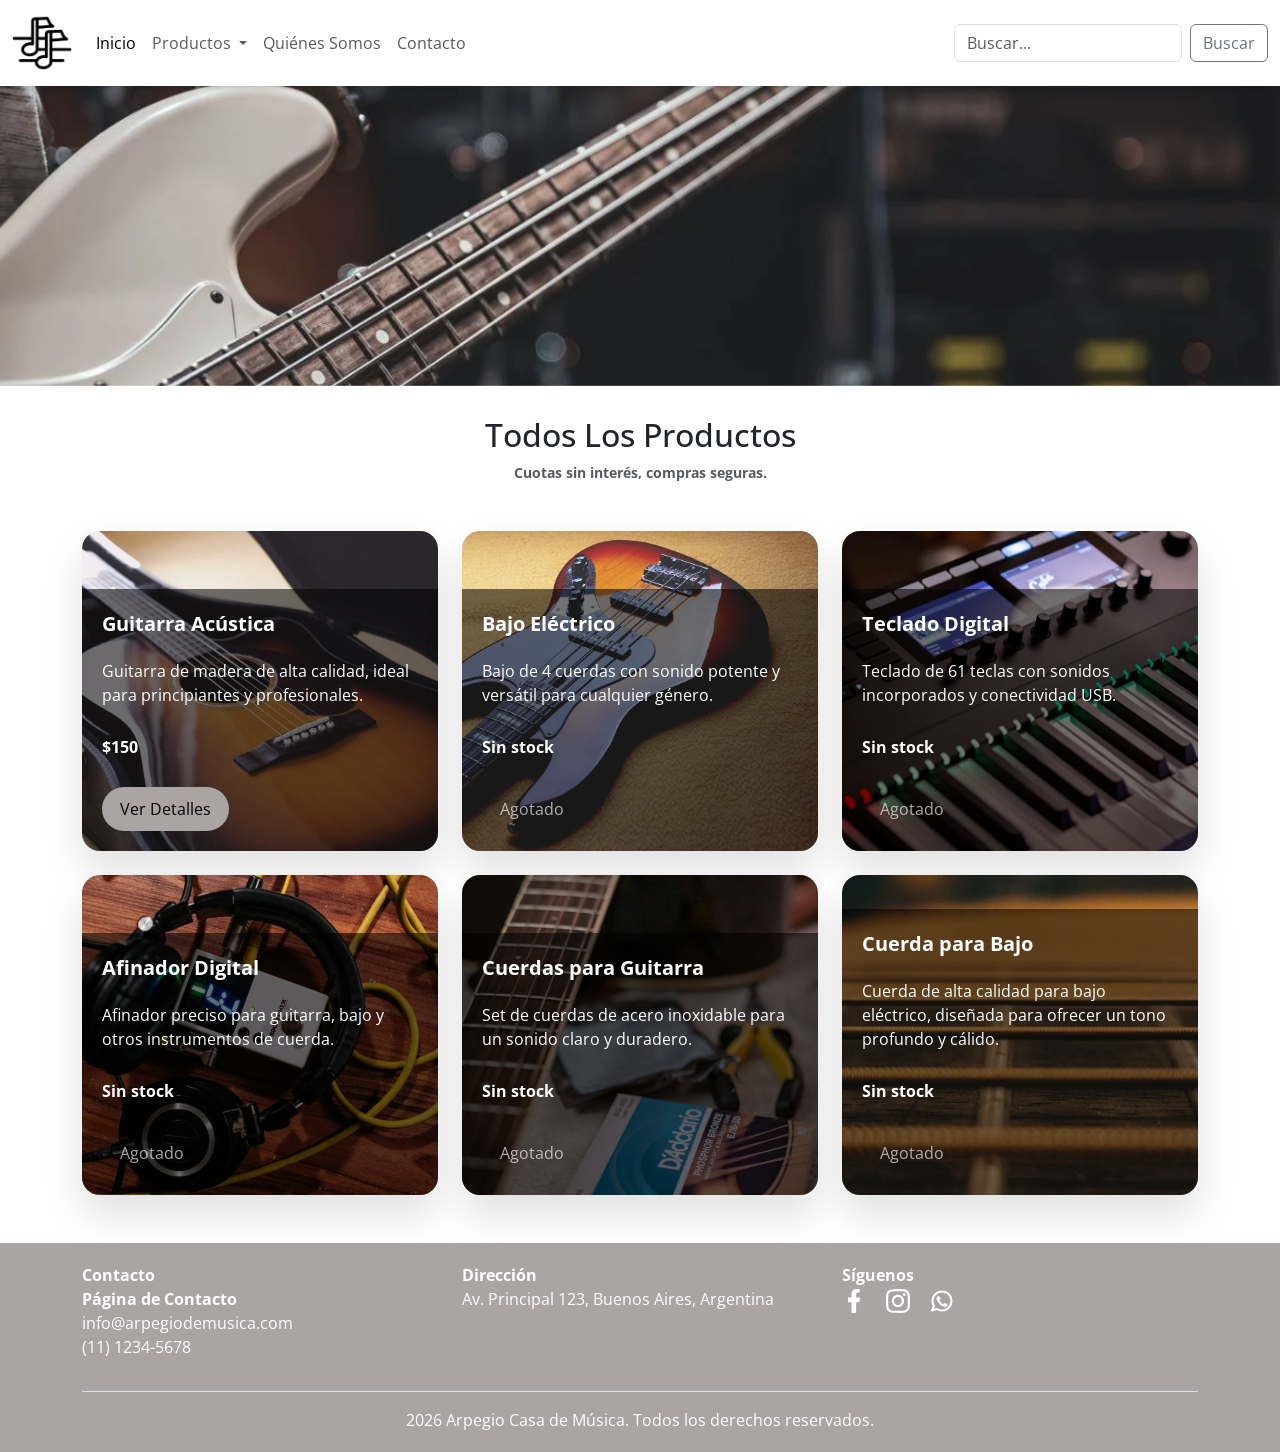
<file: index.html>
<!DOCTYPE html>
<html lang="es">

<head>
    <meta charset="UTF-8">
    <meta name="viewport" content="width=device-width, initial-scale=1.0">
    <title>Inicio - Arpegio Casa de Musica</title>
    <!--SEO-->
    <meta name="description"
        content="Arpegio Casa de Música es tu destino para instrumentos musicales de calidad. Descubre nuestra amplia gama de guitarras, bajos, baterías y más. ¡Visítanos hoy!">
    <!--keywords-->
    <meta name="keywords"
        content="instrumentos musicales, guitarras, bajos, baterías, Arpegio Casa de Música, tienda de música, accesorios musicales">
    <!--Bootstrap antes de los estilos personalizados-->
    <link href="https://cdn.jsdelivr.net/npm/bootstrap@5.3.8/dist/css/bootstrap.min.css" rel="stylesheet"
        integrity="sha384-sRIl4kxILFvY47J16cr9ZwB07vP4J8+LH7qKQnuqkuIAvNWLzeN8tE5YBujZqJLB" crossorigin="anonymous">
    <!--el script de bootstrap lo pongo antes del cierre del body-->
    <!--animate css-->
    <link rel="stylesheet" href="https://cdnjs.cloudflare.com/ajax/libs/animate.css/4.1.1/animate.min.css" />
    <!--ESTILOS-->
    <link rel="stylesheet" href="assets/css/estilo.css">
</head>

<body>
    <header class="header">
        <nav class="navbar navbar-expand-lg">
            <div class="container-fluid">
                <img src="assets/img/logo.png" alt="Logo" width="60px" class="navbar-brand">
                <button class="navbar-toggler" type="button" data-bs-toggle="collapse"
                    data-bs-target="#navbarSupportedContent" aria-controls="navbarSupportedContent"
                    aria-expanded="false" aria-label="Toggle navigation">
                    <span class="navbar-toggler-icon"></span>
                </button>
                <div class="collapse navbar-collapse" id="navbarSupportedContent">
                    <ul class="navbar-nav me-auto mb-2 mb-lg-0">
                        <li class="nav-item">
                            <a class="nav-link active" aria-current="page" href="index.html">Inicio</a>
                        </li>
                        <li class="nav-item dropdown">
                            <a class="nav-link dropdown-toggle" href="#" role="button" data-bs-toggle="dropdown"
                                aria-expanded="false">
                                Productos
                            </a>
                            <ul class="dropdown-menu">
                                <li><a class="dropdown-item" href="assets/pages/instrumentosyaccesorios.html">Instrumentos y accesorios</a></li>
                            </ul>
                        </li>
                        <li class="nav-item">
                            <a class="nav-link" href="assets/pages/quienes-somos.html">Quiénes Somos</a>
                        </li>
                        <li class="nav-item">
                            <a class="nav-link" href="assets/pages/contacto.html">Contacto</a>
                        </li>
                    </ul>
                    <form class="d-flex" role="search">
                        <input class="form-control me-2" type="search" placeholder="Buscar..." aria-label="Search" />
                        <button class="btn btn-outline-secondary" type="submit">Buscar</button>
                    </form>
                </div>
            </div>
        </nav>
    </header>
    <div id="carouselExampleSlidesOnly"
        class="carousel slide d-flex justify-content-center animate__animated animate__fadeIn" style="height: 350px;"
        data-bs-ride="carousel" data-bs-interval="3000">
        <div class="carousel-inner">
            <div class="carousel-item active">
                <img src="./assets/img/img-1.webp" class="d-block w-80" width="1360px" height="300px"
                    alt="Primer plano de bajo">
            </div>
            <div class="carousel-item">
                <img src="./assets/img/img-2.webp" class="d-block w-80" width="1360px" height="300px"
                    alt="Guitarras acústicas">
            </div>
            <div class="carousel-item">
                <img src="./assets/img/img-3.webp" class="d-block w-80" width="1360px" height="300px"
                    alt="Primer plano guitarra acústica">
            </div>
            <div class="carousel-item">
                <img src="./assets/img/img-4.webp" class="d-block w-80" width="1360px" height="300px"
                    alt="Primer plano violines">
            </div>
        </div>
    </div>

    <h1 class="textotodoslosproductos animate__animated animate__fadeInUp">Todos Los Productos</h1>
    <p class="text-center small mb-0 opacity-75 mt-1"><strong>Cuotas sin interés, compras seguras.</strong></p>
    <main class="container py-5">
        <div class="row gy-4 animate__animated animate__fadeIn">
            <div class="col-md-4">
                <div class="card product-card">
                    <img src="./assets/img/guitarra-acustica1.webp" class="card-img-top" alt="Guitarra Acústica">
                    <div class="card-body">
                        <strong class="card-title">Guitarra Acústica</strong>
                        <p class="card-text">Guitarra de madera de alta calidad, ideal para principiantes y
                            profesionales.</p>
                        <p class="card-text"><strong>$150</strong></p>
                        <a href="./assets/pages/guitarra_acustica.html" class="btn botoncard">Ver Detalles</a>
                    </div>
                </div>
            </div>
            <div class="col-md-4">
                <div class="card product-card">
                    <img src="./assets/img/bajo-electrico.webp" class="card-img-top" alt="Bajo Eléctrico">
                    <div class="card-body">
                        <strong class="card-title">Bajo Eléctrico</strong>
                        <p class="card-text">Bajo de 4 cuerdas con sonido potente y versátil para cualquier género.</p>
                        <p class="card-text"><strong>Sin stock</strong></p>
                        <button class="btn botoncard" disabled>Agotado</button>
                    </div>
                </div>
            </div>
            <div class="col-md-4">
                <div class="card product-card">
                    <img src="./assets/img/teclado-digital.webp" class="card-img-top" alt="Teclado Digital">
                    <div class="card-body">
                        <strong class="card-title">Teclado Digital</strong>
                        <p class="card-text">Teclado de 61 teclas con sonidos incorporados y conectividad USB.</p>
                        <p class="card-text"><strong>Sin stock</strong></p>
                        <button class="btn botoncard" disabled>Agotado</button>
                    </div>
                </div>
            </div>
            <div class="col-md-4">
                <div class="card product-card">
                    <img src="./assets/img/afinador-digital.webp" class="card-img-top" alt="Afinador Digital">
                    <div class="card-body">
                        <strong class="card-title">Afinador Digital</strong>
                        <p class="card-text">Afinador preciso para guitarra, bajo y otros instrumentos de cuerda.</p>
                        <p class="card-text"><strong>Sin stock</strong></p>
                        <button class="btn botoncard" disabled>Agotado</button>
                    </div>
                </div>
            </div>
            <div class="col-md-4">
                <div class="card product-card">
                    <img src="./assets/img/cuerda-guitarra.webp" class="card-img-top" alt="Cuerdas para Guitarra">
                    <div class="card-body">
                        <strong class="card-title">Cuerdas para Guitarra</strong>
                        <p class="card-text">Set de cuerdas de acero inoxidable para un sonido claro y duradero.</p>
                        <p class="card-text"><strong>Sin stock</strong></p>
                        <button class="btn botoncard" disabled>Agotado</button>
                    </div>
                </div>
            </div>
            <div class="col-md-4">
                <div class="card product-card">
                    <img src="./assets/img/cuerda-bajo.webp" class="card-img-top" alt="Cuerda para Bajo">
                    <div class="card-body">
                        <strong class="card-title">Cuerda para Bajo</strong>
                        <p class="card-text">Cuerda de alta calidad para bajo eléctrico, diseñada para ofrecer un tono profundo y cálido.</p>
                        <p class="card-text"><strong>Sin stock</strong></p>
                        <button class="btn botoncard" disabled>Agotado</button>
                    </div>
                </div>
            </div>
        </div>
    </main>
    <!--el script de bootstrap lo pongo antes del cierre del body-->
    <script src="https://cdn.jsdelivr.net/npm/bootstrap@5.3.8/dist/js/bootstrap.bundle.min.js"
        integrity="sha384-FKyoEForCGlyvwx9Hj09JcYn3nv7wiPVlz7YYwJrWVcXK/BmnVDxM+D2scQbITxI"
        crossorigin="anonymous"></script>
<footer class="footer">
    <div class="container">
        <div class="row">
            <div class="col-md-4">
                <strong>Contacto</strong>
                <ul class="list-unstyled">
                    <li><a href="./assets/pages/contacto.html" class="text-decoration-none text-white"><strong>Página de
                                Contacto</strong></a></li>
                    <li></i>info@arpegiodemusica.com</li>                  
                    <li>(11) 1234-5678</li>
                </ul>
            </div>
            <div class="col-md-4">
                <strong>Dirección</strong>
                <p>Av. Principal 123, Buenos Aires, Argentina</p>
            </div>
            <div class="col-md-4">
                <strong>Síguenos</strong>
                <div class="iconos-sociales">
                    <img src="./assets/img/facebook.svg" alt="Icono de Facebook" class="me-3">
                    <img src="./assets/img/instagram.svg" alt="Icono de Instagram" class="me-3">
                    <img src="./assets/img/whatsapp.svg" alt="Icono de WhatsApp" class="me-3">
                </div>
            </div>
        </div>
        <div class="text-center mt-3 pt-3 border-top">
            <p class="mb-0"> 2026 Arpegio Casa de Música. Todos los derechos reservados.</p>
        </div>
    </div>
</footer>
</body>
</html>
</file>
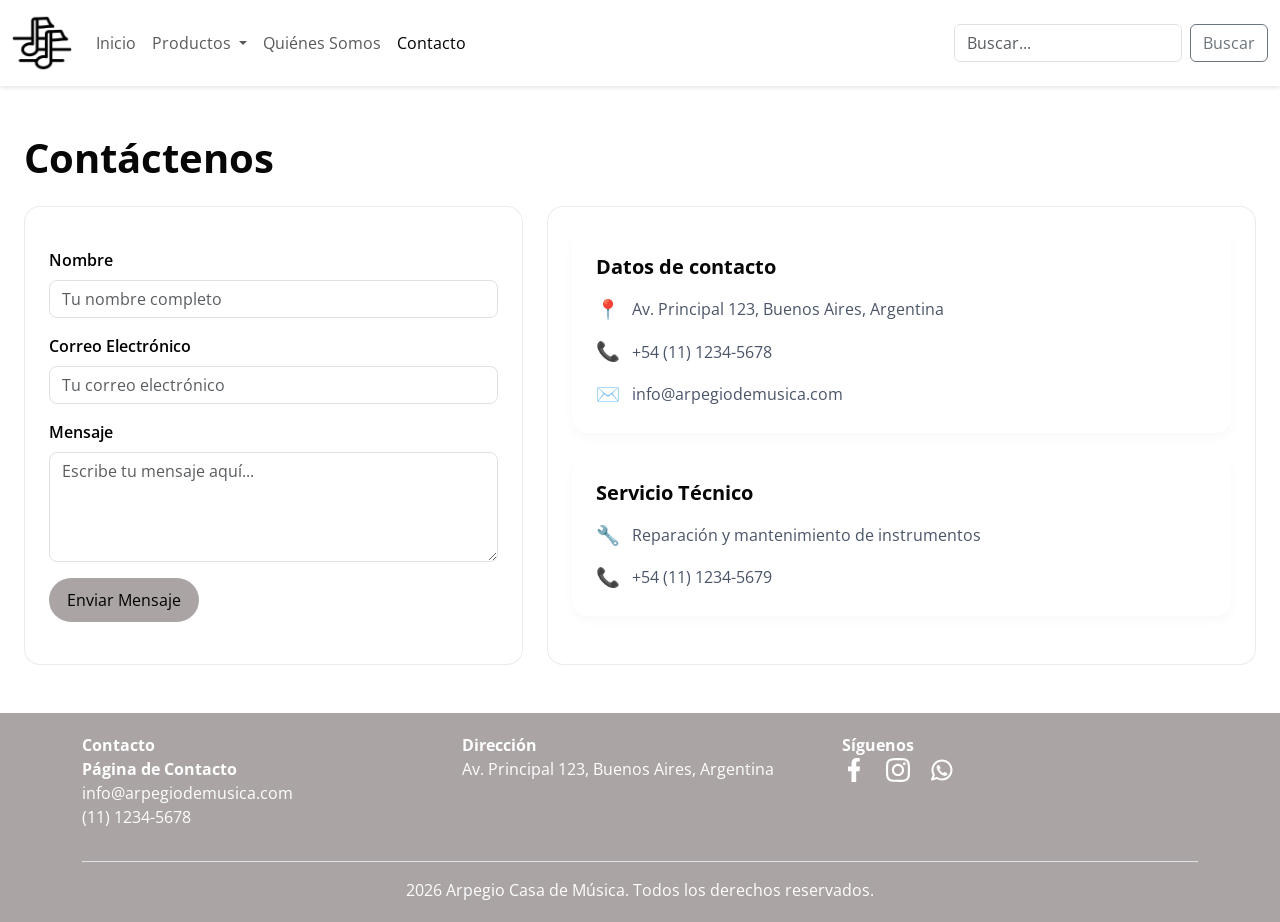
<file: assets/pages/contacto.html>
<!DOCTYPE html>
<html lang="es">

<head>
    <meta charset="UTF-8">
    <meta name="viewport" content="width=device-width, initial-scale=1.0">
    <title>Contacto - Arpegio Casa de Música</title>
    <!--SEO-->
    <meta name="description" content="Contáctanos para consultas, soporte técnico o cualquier pregunta relacionada con nuestros productos y servicios en Arpegio Casa de Música. Estamos aquí para ayudarte.">
    <meta name="keywords" content="Contacto, Arpegio Casa de Música, consultas, soporte técnico, preguntas, productos, servicios">
    <!--Bootstrap-->
    <link href="https://cdn.jsdelivr.net/npm/bootstrap@5.3.8/dist/css/bootstrap.min.css" rel="stylesheet"
        integrity="sha384-sRIl4kxILFvY47J16cr9ZwB07vP4J8+LH7qKQnuqkuIAvNWLzeN8tE5YBujZqJLB" crossorigin="anonymous">
    <!--animate css-->
    <link rel="stylesheet" href="https://cdnjs.cloudflare.com/ajax/libs/animate.css/4.1.1/animate.min.css" />
    <!--ESTILOS-->
    <link rel="stylesheet" href="../../assets/css/estilo.css">
</head>

<body>
    <header class="header">
        <nav class="navbar navbar-expand-lg">
            <div class="container-fluid">
                <img src="../../assets/img/logo.png" alt="Logo" width="60px" class="navbar-brand">
                <button class="navbar-toggler" type="button" data-bs-toggle="collapse"
                    data-bs-target="#navbarSupportedContent" aria-controls="navbarSupportedContent"
                    aria-expanded="false" aria-label="Toggle navigation">
                    <span class="navbar-toggler-icon"></span>
                </button>
                <div class="collapse navbar-collapse" id="navbarSupportedContent">
                    <ul class="navbar-nav me-auto mb-2 mb-lg-0">
                        <li class="nav-item">
                            <a class="nav-link" href="../../index.html">Inicio</a>
                        </li>
                        <li class="nav-item dropdown">
                            <a class="nav-link dropdown-toggle" href="#" role="button" data-bs-toggle="dropdown"
                                aria-expanded="false">
                                Productos
                            </a>
                            <ul class="dropdown-menu">
                                <li><a class="dropdown-item"
                                        href="../../assets/pages/instrumentosyaccesorios.html">Instrumentos y
                                        accesorios</a></li>
                            </ul>
                        </li>
                        <li class="nav-item">
                            <a class="nav-link" href="../../assets/pages/quienes-somos.html">Quiénes Somos</a>
                        </li>
                        <li class="nav-item">
                            <a class="nav-link active" href="../../assets/pages/contacto.html">Contacto</a>
                        </li>
                    </ul>
                    <form class="d-flex" role="search">
                        <input class="form-control me-2" type="search" placeholder="Buscar..." aria-label="Search" />
                        <button class="btn btn-outline-secondary" type="submit">Buscar</button>
                    </form>
                </div>
            </div>
        </nav>
    </header>

    <main class="contact-page py-5 px-4">
        <div>
            <h1 class="section-title mb-4 animate__animated animate__fadeInLeft">Contáctenos</h1>
            <div class="row gx-4 gy-4 align-items-stretch">
                <div class="col-lg-5 animate__animated animate__fadeInLeft">
                    <div class="contact-panel p-4 rounded-4">
                        <form>
                            <div class="mb-3">
                                <label for="name" class="form-label">Nombre</label>
                                <input type="text" class="form-control" id="name" placeholder="Tu nombre completo"
                                    required>
                            </div>
                            <div class="mb-3">
                                <label for="email" class="form-label">Correo Electrónico</label>
                                <input type="email" class="form-control" id="email" placeholder="Tu correo electrónico"
                                    required>
                            </div>
                            <div class="mb-3">
                                <label for="message" class="form-label">Mensaje</label>
                                <textarea class="form-control" id="message" rows="4"
                                    placeholder="Escribe tu mensaje aquí..." required></textarea>
                            </div>
                            <button type="submit" class="botoncard">Enviar Mensaje</button>
                        </form>
                    </div>
                </div>
                <div class="col-lg-7 animate__animated animate__fadeInRight">
                    <div class="contact-panel p-4 rounded-4">
                        <div class="contact-info-block mb-4">
                            <h3 class="info-title mb-3">Datos de contacto</h3>
                            <ul class="contact-info-list list-unstyled mb-0">
                                <li><span class="contact-icon">📍</span> Av. Principal 123, Buenos Aires, Argentina</li>
                                <li><span class="contact-icon">📞</span> +54 (11) 1234-5678</li>
                                <li><span class="contact-icon">✉️</span> info@arpegiodemusica.com</li>
                            </ul>
                        </div>
                        <div class="contact-info-block mb-4">
                            <h3 class="info-title mb-3">Servicio Técnico</h3>
                            <ul class="contact-info-list list-unstyled mb-0">
                                <li><span class="contact-icon">🔧</span> Reparación y mantenimiento de instrumentos</li>
                                <li><span class="contact-icon">📞</span> +54 (11) 1234-5679</li>
                            </ul>
                        </div>
                    </div>
                </div>
            </div>
        </div>
    </main>

    <script src="https://cdn.jsdelivr.net/npm/bootstrap@5.3.8/dist/js/bootstrap.bundle.min.js"
        integrity="sha384-FKyoEForCGlyvwx9Hj09JcYn3nv7wiPVlz7YYwJrWVcXK/BmnVDxM+D2scQbITxI"
        crossorigin="anonymous"></script>

    <footer class="footer">
        <div class="container">
            <div class="row">
                <div class="col-md-4">
                    <strong>Contacto</strong>
                    <ul class="list-unstyled">
                        <li><a href="../../assets/pages/contacto.html"
                                class="text-decoration-none text-white"><strong>Página de
                                    Contacto</strong></a></li>
                        <li>info@arpegiodemusica.com</li>
                        <li>(11) 1234-5678</li>
                    </ul>
                </div>
                <div class="col-md-4">
                    <strong>Dirección</strong>
                    <p>Av. Principal 123, Buenos Aires, Argentina</p>
                </div>
                <div class="col-md-4">
                    <strong>Síguenos</strong>
                    <div class="iconos-sociales">
                        <img src="../../assets/img/facebook.svg" alt="Icono de Facebook" class="me-3">
                        <img src="../../assets/img/instagram.svg" alt="Icono de Instagram" class="me-3">
                        <img src="../../assets/img/whatsapp.svg" alt="Icono de WhatsApp" class="me-3">
                    </div>
                </div>
            </div>
            <div class="text-center mt-3 pt-3 border-top">
                <p class="mb-0"> 2026 Arpegio Casa de Música. Todos los derechos reservados.</p>
            </div>
        </div>
    </footer>
</body>

</html>
</file>
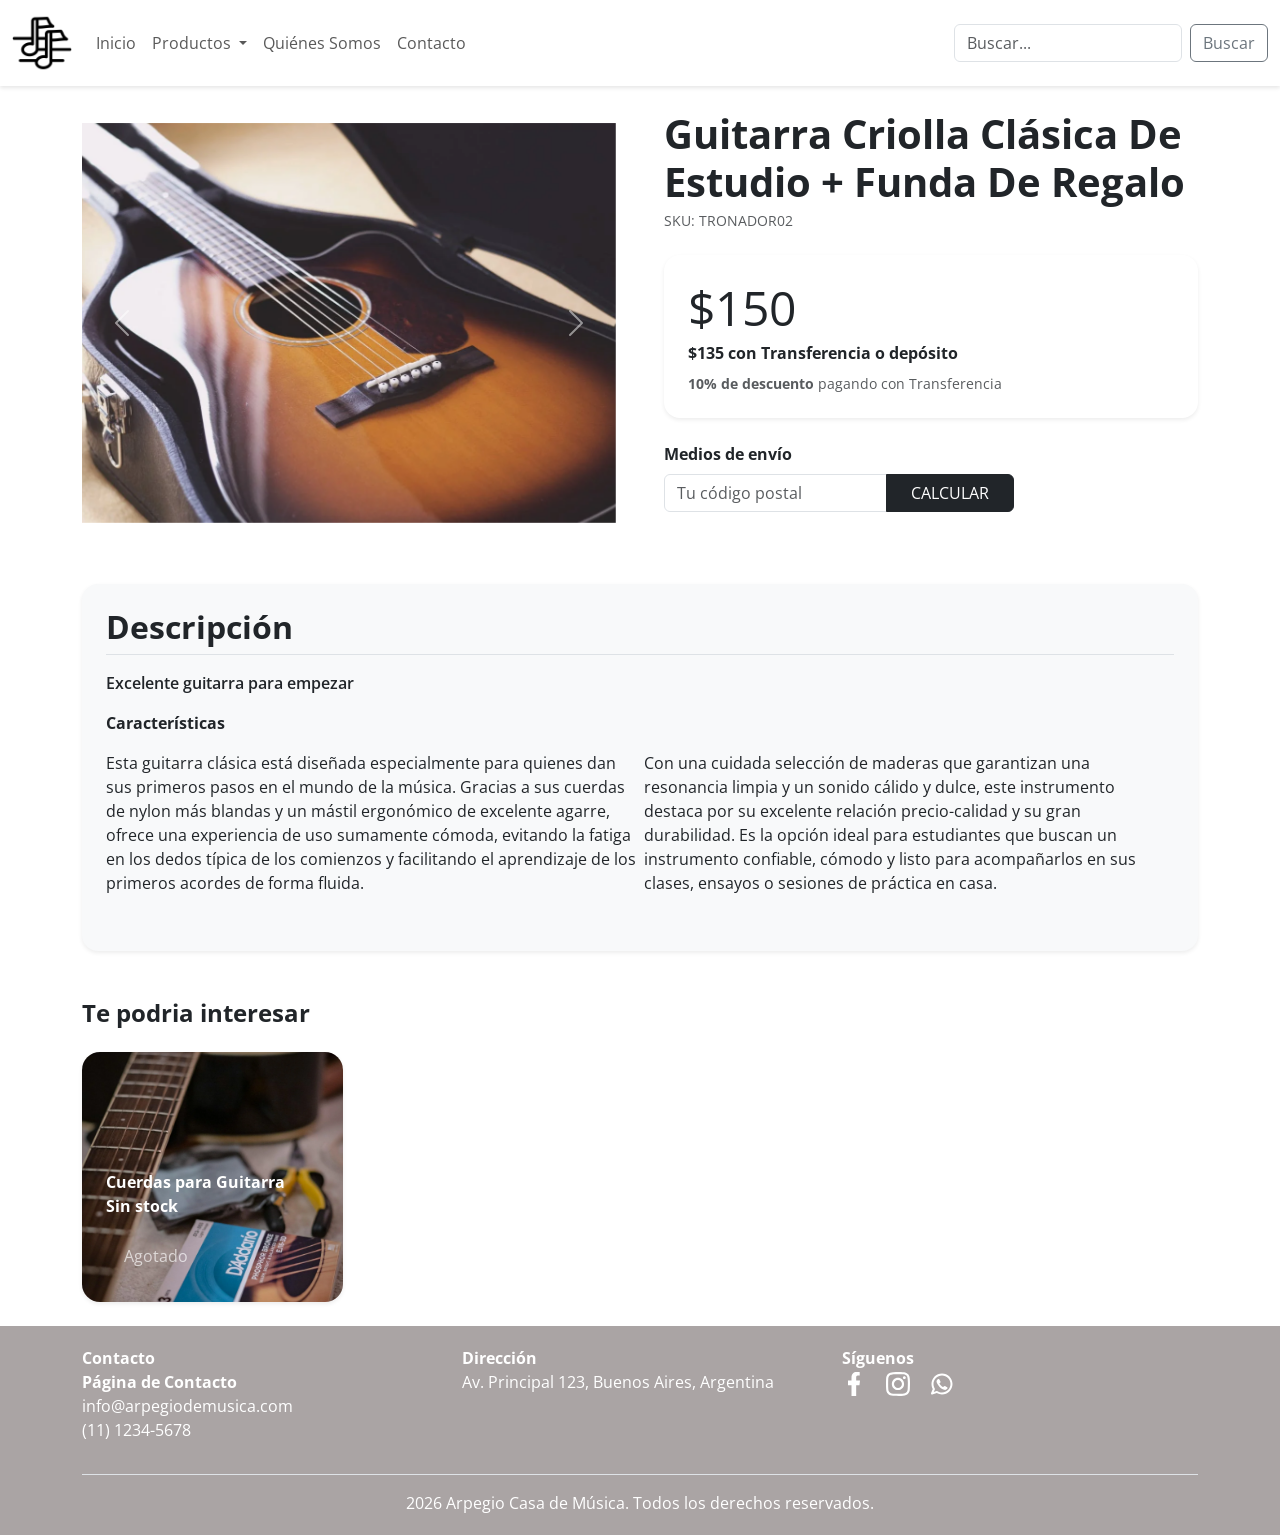
<file: assets/pages/guitarra_acustica.html>
<!DOCTYPE html>
<html lang="es">

<head>
    <meta charset="UTF-8">
    <meta name="viewport" content="width=device-width, initial-scale=1.0">
    <title>Guitarra Acústica - Arpegio Casa de Música</title>
    <!--SEO-->
    <meta name="description" content="Descubre nuestra guitarra acústica de alta calidad, perfecta para principiantes y músicos experimentados. Con un sonido cálido y una construcción duradera, es el instrumento ideal para tus sesiones de práctica y presentaciones.">
    <meta name="keywords" content="Guitarra acústica, guitarra clásica, instrumento musical, Arpegio Casa de Música, guitarra para principiantes, guitarra de estudio">
    <!--Bootstrap antes de los estilos personalizados-->
    <link href="https://cdn.jsdelivr.net/npm/bootstrap@5.3.8/dist/css/bootstrap.min.css" rel="stylesheet"
        integrity="sha384-sRIl4kxILFvY47J16cr9ZwB07vP4J8+LH7qKQnuqkuIAvNWLzeN8tE5YBujZqJLB" crossorigin="anonymous">
    <!--el script de bootstrap lo pongo antes del cierre del body-->
    <!--animate css-->
    <link rel="stylesheet" href="https://cdnjs.cloudflare.com/ajax/libs/animate.css/4.1.1/animate.min.css" />
    <!--ESTILOS-->
    <link rel="stylesheet" href="../../assets/css/estilo.css">
</head>


<body>
    <header class="header">
        <nav class="navbar navbar-expand-lg">
            <div class="container-fluid">
                <img src="../../assets/img/logo.png" alt="Logo" width="60px" class="navbar-brand">
                <button class="navbar-toggler" type="button" data-bs-toggle="collapse"
                    data-bs-target="#navbarSupportedContent" aria-controls="navbarSupportedContent"
                    aria-expanded="false" aria-label="Toggle navigation">
                    <span class="navbar-toggler-icon"></span>
                </button>
                <div class="collapse navbar-collapse" id="navbarSupportedContent">
                    <ul class="navbar-nav me-auto mb-2 mb-lg-0">
                        <li class="nav-item">
                            <a class="nav-link" href="../../index.html">Inicio</a>
                        </li>
                        <li class="nav-item dropdown">
                            <a class="nav-link dropdown-toggle" href="#" role="button" data-bs-toggle="dropdown"
                                aria-expanded="false">
                                Productos
                            </a>
                            <ul class="dropdown-menu">
                                <li><a class="dropdown-item"
                                        href="../../assets/pages/instrumentosyaccesorios.html">Instrumentos y
                                        accesorios</a></li>
                            </ul>
                        </li>
                        <li class="nav-item">
                            <a class="nav-link" href="../../assets/pages/quienes-somos.html">Quiénes Somos</a>
                        </li>
                        <li class="nav-item">
                            <a class="nav-link" href="../../assets/pages/contacto.html">Contacto</a>
                        </li>
                    </ul>
                    <form class="d-flex" role="search">
                        <input class="form-control me-2" type="search" placeholder="Buscar..." aria-label="Search" />
                        <button class="btn btn-outline-secondary" type="submit">Buscar</button>
                    </form>
                </div>
            </div>
        </nav>
    </header>
    <main class="container my-4 product-page-dark">
        <section class="row g-5 mb-5 align-items-center">
            <div class="col-12 col-lg-6">
                <div id="carouselExampleFade" class="carousel slide carousel-fade animate__animated animate__fadeIn"
                    data-bs-ride="carousel">
                    <div class="carousel-inner">
                        <div class="carousel-item active">
                            <img src="../../assets/img/guitarra-acustica1.webp" class="d-block w-100 object-fit-cover"
                                alt="Guitarra Acústica 1" style="height: 400px;">
                        </div>
                        <div class="carousel-item">
                            <img src="../../assets/img/guitarra-acustica2.webp" class="d-block w-100 object-fit-cover"
                                alt="Guitarra Acústica 2" style="height: 400px;">
                        </div>
                        <div class="carousel-item">
                            <img src="../../assets/img/guitarra-acustica3.webp" class="d-block w-100 object-fit-cover"
                                alt="Guitarra Acústica 3" style="height: 400px;">
                        </div>
                    </div>
                    <button class="carousel-control-prev" type="button" data-bs-target="#carouselExampleFade"
                        data-bs-slide="prev">
                        <span class="carousel-control-prev-icon" aria-hidden="true"></span>
                        <span class="visually-hidden">Previous</span>
                    </button>
                    <button class="carousel-control-next" type="button" data-bs-target="#carouselExampleFade"
                        data-bs-slide="next">
                        <span class="carousel-control-next-icon" aria-hidden="true"></span>
                        <span class="visually-hidden">Next</span>
                    </button>
                </div>
            </div>
            <div class="col-12 col-lg-6 product-details-box">
                <h1 class="fw-bold h1 text-dark mb-1 animate__animated animate__fadeInRight">Guitarra Criolla Clásica De
                    Estudio + Funda De Regalo</h1>
                <p class="text-muted small mb-4 animate__animated animate__fadeInLeft animate__delay-1s">SKU: TRONADOR02
                </p>
                <div
                    class="price-card p-4 rounded-4 shadow-sm mb-4 animate__animated animate__fadeInRight animate__delay-1s">
                    <p class="display-5 mb-1"><strong>$150</strong></p>
                    <p class="fw-bold mb-2">$135 con Transferencia o depósito</p>
                    <p class="small mb-0 opacity-75 mt-1"><strong>10% de descuento</strong> pagando con Transferencia
                    </p>
                </div>
                <div class="mb-4">
                    <label for="zip" class="form-label fw-bold text-dark mb-2"><i class="bi bi-truck"></i> Medios de
                        envío</label>
                    <div class="input-group mb-2" style="max-width: 350px;">
                        <input type="text" id="zip" class="form-control" placeholder="Tu código postal">
                        <button class="btn btn-dark px-4" type="button">CALCULAR</button>
                    </div>
                </div>
            </div>
        </section>

        <section class="mb-5">
            <div class="bg-light p-4 rounded-4 shadow-sm text-dark">
                <h2 class="fw-bold h2 mb-3 border-bottom pb-2">Descripción</h2>
                <p class="fw-semibold">Excelente guitarra para empezar</p>
                <p class="fw-bold">Características</p>
                <ul class="row row-cols-1 row-cols-md-2 g-2 list-unstyled ps-0">
                    <p>
                        Esta guitarra clásica está diseñada especialmente para quienes dan sus primeros pasos en el
                        mundo de la música. Gracias a sus cuerdas de nylon más blandas y un mástil ergonómico de
                        excelente agarre, ofrece una experiencia de uso sumamente cómoda, evitando la fatiga en los
                        dedos típica de los comienzos y facilitando el aprendizaje de los primeros acordes de forma
                        fluida.
                    </p>
                    <p>
                        Con una cuidada selección de maderas que garantizan una resonancia limpia y un sonido cálido y
                        dulce, este instrumento destaca por su excelente relación precio-calidad y su gran durabilidad.
                        Es la opción ideal para estudiantes que buscan un instrumento confiable, cómodo y listo para
                        acompañarlos en sus clases, ensayos o sesiones de práctica en casa.
                    </p>
                </ul>
            </div>
        </section>

        <section class="related-products-section">
            <h2 class="fw-bold h4 text-dark mb-4">Te podria interesar</h2>

            <div class="row g-4">

                <div class="col-12 col-md-6 col-lg-3">
                    <article class="card product-card text-white border-0 shadow-sm h-100">
                        <img src="../../assets/img/cuerda-guitarra.webp" class="card-img" alt="Guitarra Criolla + Funda"
                            style="height: 250px; object-fit: cover;">
                        <div class="card-img-overlay d-flex flex-column justify-content-end p-0">
                            <div class="overlay-blur-content p-4">
                                <strong class="card-title h6 fw-bold mb-2 text-truncate">Cuerdas para Guitarra</h3>
                                </strong>
                                <p class="card-text"><strong>Sin stock</strong></p>
                                <button class="btn botoncard" disabled>Agotado</button>
                            </div>
                        </div>
                    </article>
                </div>
            </div>
        </section>
    </main>
    <!--scripts-->
    <script src="https://cdn.jsdelivr.net/npm/bootstrap@5.3.8/dist/js/bootstrap.bundle.min.js"
        integrity="sha384-FKyoEForCGlyvwx9Hj09JcYn3nv7wiPVlz7YYwJrWVcXK/BmnVDxM+D2scQbITxI"
        crossorigin="anonymous"></script>
    <footer class="footer">
        <div class="container">
            <div class="row">
                <div class="col-md-4">
                    <strong>Contacto</strong>
                    <ul class="list-unstyled">
                        <li><a href="../../assets/pages/contacto.html"
                                class="text-decoration-none text-white"><strong>Página de
                                    Contacto</strong></a></li>
                        <li>info@arpegiodemusica.com</li>
                        <li>(11) 1234-5678</li>
                    </ul>
                </div>
                <div class="col-md-4">
                    <strong>Dirección</strong>
                    <p>Av. Principal 123, Buenos Aires, Argentina</p>
                </div>
                <div class="col-md-4">
                    <strong>Síguenos</strong>
                    <div class="iconos-sociales">
                        <img src="../../assets/img/facebook.svg" alt="Icono de Facebook" class="me-3">
                        <img src="../../assets/img/instagram.svg" alt="Icono de Instagram" class="me-3">
                        <img src="../../assets/img/whatsapp.svg" alt="Icono de WhatsApp" class="me-3">
                    </div>
                </div>
            </div>
            <div class="text-center mt-3 pt-3 border-top">
                <p class="mb-0"> 2026 Arpegio Casa de Música. Todos los derechos reservados.</p>
            </div>
        </div>
    </footer>
</body>

</html>
</file>
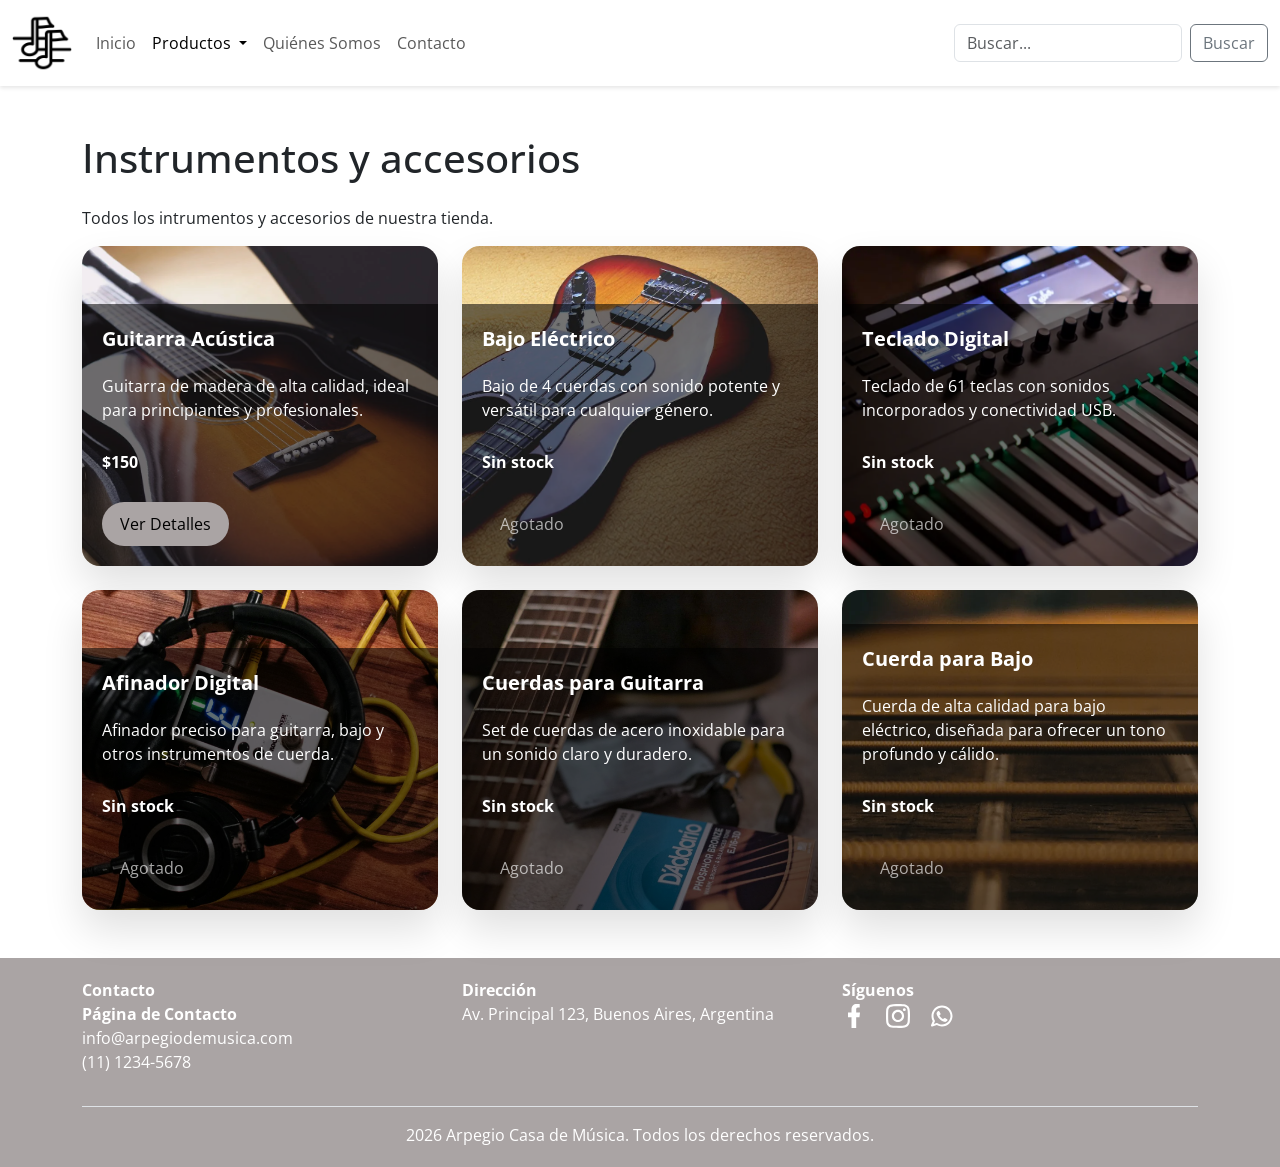
<file: assets/pages/instrumentosyaccesorios.html>
<!DOCTYPE html>
<html lang="es">

<head>
    <meta charset="UTF-8">
    <meta name="viewport" content="width=device-width, initial-scale=1.0">
    <title>Instrumentos y accesorios - Arpegio Casa de Música</title>
    <!--SEO-->
    <meta name="description" content="Explora nuestra amplia gama de instrumentos y accesorios en Arpegio Casa de Música. Desde guitarras acústicas hasta teclados digitales, ofrecemos productos de alta calidad para músicos de todos los niveles. Encuentra el instrumento perfecto para ti y mejora tu experiencia musical.">
    <meta name="keywords" content="Instrumentos musicales, accesorios para instrumentos, guitarras acústicas, bajos eléctricos, teclados digitales, afinadores, cuerdas para guitarra, cuerdas para bajo">
    <!--Bootstrap antes de los estilos personalizados-->
    <link href="https://cdn.jsdelivr.net/npm/bootstrap@5.3.8/dist/css/bootstrap.min.css" rel="stylesheet"
        integrity="sha384-sRIl4kxILFvY47J16cr9ZwB07vP4J8+LH7qKQnuqkuIAvNWLzeN8tE5YBujZqJLB" crossorigin="anonymous">
    <!--el script de bootstrap lo pongo antes del cierre del body-->
    <!--animate css-->
    <link rel="stylesheet" href="https://cdnjs.cloudflare.com/ajax/libs/animate.css/4.1.1/animate.min.css" />
    <!--ESTILOS-->
    <link rel="stylesheet" href="../../assets/css/estilo.css">
</head>

<body>
    <header class="header">
        <nav class="navbar navbar-expand-lg">
            <div class="container-fluid">
                <img src="../../assets/img/logo.png" alt="Logo" width="60px" class="navbar-brand">
                <button class="navbar-toggler" type="button" data-bs-toggle="collapse"
                    data-bs-target="#navbarSupportedContent" aria-controls="navbarSupportedContent"
                    aria-expanded="false" aria-label="Toggle navigation">
                    <span class="navbar-toggler-icon"></span>
                </button>
                <div class="collapse navbar-collapse" id="navbarSupportedContent">
                    <ul class="navbar-nav me-auto mb-2 mb-lg-0">
                        <li class="nav-item">
                            <a class="nav-link" href="../../index.html">Inicio</a>
                        </li>
                        <li class="nav-item dropdown">
                            <a class="nav-link dropdown-toggle active" href="#" role="button" data-bs-toggle="dropdown"
                                aria-expanded="false">
                                Productos
                            </a>
                            <ul class="dropdown-menu">
                                <li><a class="dropdown-item active"
                                        href="../../assets/pages/instrumentosyaccesorios.html">Instrumentos y
                                        accesorios</a></li>
                            </ul>
                        </li>
                        <li class="nav-item">
                            <a class="nav-link" href="../../assets/pages/quienes-somos.html">Quiénes Somos</a>
                        </li>
                        <li class="nav-item">
                            <a class="nav-link" href="../../assets/pages/contacto.html">Contacto</a>
                        </li>
                    </ul>
                    <form class="d-flex" role="search">
                        <input class="form-control me-2" type="search" placeholder="Buscar..." aria-label="Search" />
                        <button class="btn btn-outline-secondary" type="submit">Buscar</button>
                    </form>
                </div>
            </div>
        </nav>
    </header>

    <main class="container py-5">
        <h1 class="mb-4 animate__animated animate__fadeIn">Instrumentos y accesorios</h1>
        <p class="animate__animated animate__fadeIn animate__delay-1s">Todos los intrumentos y accesorios de nuestra
            tienda.</p>
        <div class="row gy-4 animate__animated animate__fadeIn">
            <div class="col-md-4">
                <div class="card product-card">
                    <img src="../../assets/img/guitarra-acustica1.webp" class="card-img-top" alt="Guitarra Acústica">
                    <div class="card-body">
                        <strong class="card-title">Guitarra Acústica</strong>
                        <p class="card-text">Guitarra de madera de alta calidad, ideal para principiantes y
                            profesionales.</p>
                        <p class="card-text"><strong>$150</strong></p>
                        <a href="../../assets/pages/guitarra_acustica.html" class="btn botoncard">Ver Detalles</a>
                    </div>
                </div>
            </div>
            <div class="col-md-4">
                <div class="card product-card">
                    <img src="../../assets/img/bajo-electrico.webp" class="card-img-top" alt="Bajo Eléctrico">
                    <div class="card-body">
                        <strong class="card-title">Bajo Eléctrico</strong>
                        <p class="card-text">Bajo de 4 cuerdas con sonido potente y versátil para cualquier género.</p>
                        <p class="card-text"><strong>Sin stock</strong></p>
                        <button class="btn botoncard" disabled>Agotado</button>
                    </div>
                </div>
            </div>
            <div class="col-md-4">
                <div class="card product-card">
                    <img src="../../assets/img/teclado-digital.webp" class="card-img-top" alt="Teclado Digital">
                    <div class="card-body">
                        <strong class="card-title">Teclado Digital</strong>
                        <p class="card-text">Teclado de 61 teclas con sonidos incorporados y conectividad USB.</p>
                        <p class="card-text"><strong>Sin stock</strong></p>
                        <button class="btn botoncard" disabled>Agotado</button>
                    </div>
                </div>
            </div>
            <div class="col-md-4">
                <div class="card product-card">
                    <img src="../../assets/img/afinador-digital.webp" class="card-img-top" alt="Afinador Digital">
                    <div class="card-body">
                        <strong class="card-title">Afinador Digital</strong>
                        <p class="card-text">Afinador preciso para guitarra, bajo y otros instrumentos de cuerda.</p>
                        <p class="card-text"><strong>Sin stock</strong></p>
                        <button class="btn botoncard" disabled>Agotado</button>
                    </div>
                </div>
            </div>
            <div class="col-md-4">
                <div class="card product-card">
                    <img src="../../assets/img/cuerda-guitarra.webp" class="card-img-top" alt="Cuerdas para Guitarra">
                    <div class="card-body">
                        <strong class="card-title">Cuerdas para Guitarra</strong>
                        <p class="card-text">Set de cuerdas de acero inoxidable para un sonido claro y duradero.</p>
                        <p class="card-text"><strong>Sin stock</strong></p>
                        <button class="btn botoncard" disabled>Agotado</button>
                    </div>
                </div>
            </div>
            <div class="col-md-4">
                <div class="card product-card">
                    <img src="../../assets/img/cuerda-bajo.webp" class="card-img-top" alt="Cuerda para Bajo">
                    <div class="card-body">
                        <strong class="card-title">Cuerda para Bajo</strong>
                        <p class="card-text">Cuerda de alta calidad para bajo eléctrico, diseñada para ofrecer un tono
                            profundo y cálido.</p>
                        <p class="card-text"><strong>Sin stock</strong></p>
                        <button class="btn botoncard" disabled>Agotado</button>
                    </div>
                </div>
            </div>
        </div>
    </main>
    <script src="https://cdn.jsdelivr.net/npm/bootstrap@5.3.8/dist/js/bootstrap.bundle.min.js"
        integrity="sha384-FKyoEForCGlyvwx9Hj09JcYn3nv7wiPVlz7YYwJrWVcXK/BmnVDxM+D2scQbITxI"
        crossorigin="anonymous"></script>
    <footer class="footer">
        <div class="container">
            <div class="row">
                <div class="col-md-4">
                    <strong>Contacto</strong>
                    <ul class="list-unstyled">
                        <li><a href="../../assets/pages/contacto.html"
                                class="text-decoration-none text-white"><strong>Página de
                                    Contacto</strong></a></li>
                        <li>info@arpegiodemusica.com</li>
                        <li>(11) 1234-5678</li>
                    </ul>
                </div>
                <div class="col-md-4">
                    <strong>Dirección</strong>
                    <p>Av. Principal 123, Buenos Aires, Argentina</p>
                </div>
                <div class="col-md-4">
                    <strong>Síguenos</strong>
                    <div class="iconos-sociales">
                        <img src="../../assets/img/facebook.svg" alt="Icono de Facebook" class="me-3">
                        <img src="../../assets/img/instagram.svg" alt="Icono de Instagram" class="me-3">
                        <img src="../../assets/img/whatsapp.svg" alt="Icono de WhatsApp" class="me-3">
                    </div>
                </div>
            </div>
            <div class="text-center mt-3 pt-3 border-top">
                <p class="mb-0"> 2026 Arpegio Casa de Música. Todos los derechos reservados.</p>
            </div>
        </div>
    </footer>
</body>

</html>
</file>
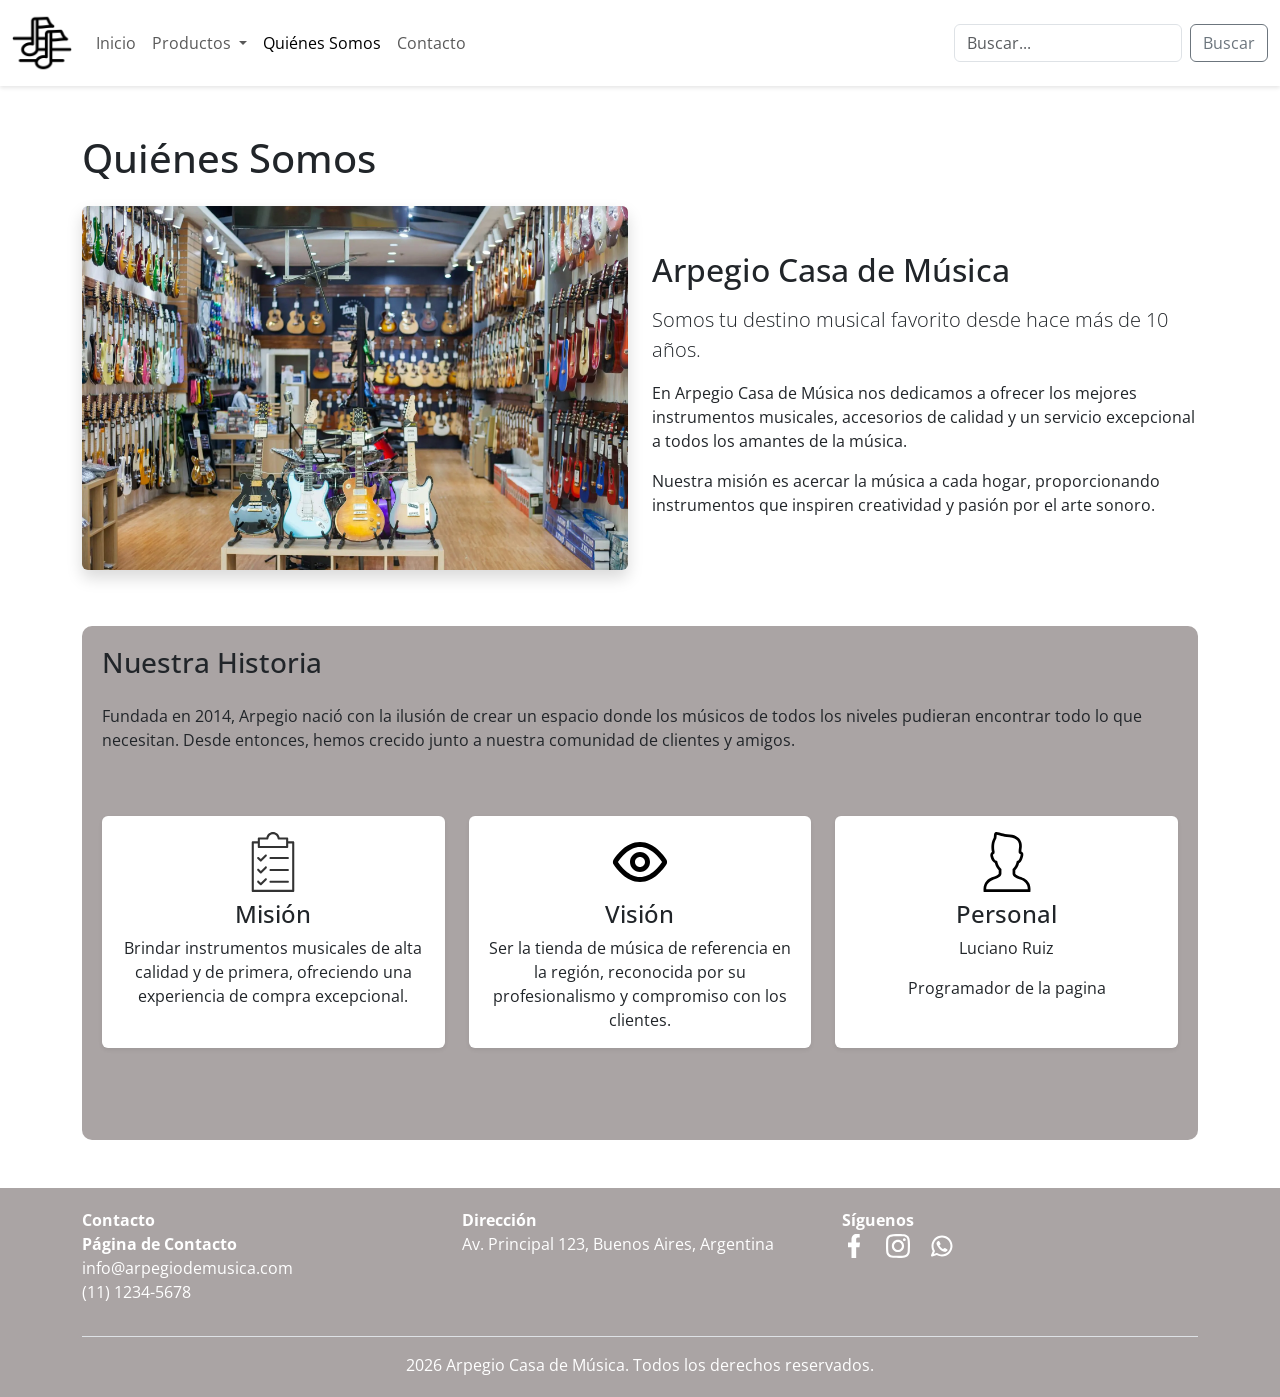
<file: assets/pages/quienes-somos.html>
<!DOCTYPE html>
<html lang="es">

<head>
    <meta charset="UTF-8">
    <meta name="viewport" content="width=device-width, initial-scale=1.0">
    <title>Quiénes Somos - Arpegio Casa de Música</title>
    <!--SEO-->
    <meta name="description" content="Conoce la historia, misión y visión de Arpegio Casa de Música. Somos tu tienda de música de confianza, ofreciendo instrumentos y accesorios de calidad.">
    <meta name="keywords" content="Quiénes somos, historia, misión, visión, tienda de música, instrumentos musicales, accesorios de música">
    <!--Bootstrap-->
    <link href="https://cdn.jsdelivr.net/npm/bootstrap@5.3.8/dist/css/bootstrap.min.css" rel="stylesheet"
        integrity="sha384-sRIl4kxILFvY47J16cr9ZwB07vP4J8+LH7qKQnuqkuIAvNWLzeN8tE5YBujZqJLB" crossorigin="anonymous">
    <!--animate css-->
    <link rel="stylesheet" href="https://cdnjs.cloudflare.com/ajax/libs/animate.css/4.1.1/animate.min.css" />
    <!--ESTILOS-->
    <link rel="stylesheet" href="../../assets/css/estilo.css">
</head>

<body>
    <header class="header">
        <nav class="navbar navbar-expand-lg">
            <div class="container-fluid">
                <img src="../../assets/img/logo.png" alt="Logo" width="60px" class="navbar-brand">
                <button class="navbar-toggler" type="button" data-bs-toggle="collapse"
                    data-bs-target="#navbarSupportedContent" aria-controls="navbarSupportedContent"
                    aria-expanded="false" aria-label="Toggle navigation">
                    <span class="navbar-toggler-icon"></span>
                </button>
                <div class="collapse navbar-collapse" id="navbarSupportedContent">
                    <ul class="navbar-nav me-auto mb-2 mb-lg-0">
                        <li class="nav-item">
                            <a class="nav-link" href="../../index.html">Inicio</a>
                        </li>
                        <li class="nav-item dropdown">
                            <a class="nav-link dropdown-toggle" href="#" role="button" data-bs-toggle="dropdown"
                                aria-expanded="false">
                                Productos
                            </a>
                            <ul class="dropdown-menu">
                                <li><a class="dropdown-item"
                                        href="../../assets/pages/instrumentosyaccesorios.html">Instrumentos y
                                        accesorios</a></li>
                            </ul>
                        </li>
                        <li class="nav-item">
                            <a class="nav-link active" aria-current="page"
                                href="../../assets/pages/quienes-somos.html">Quiénes Somos</a>
                        </li>
                        <li class="nav-item">
                            <a class="nav-link" href="../../assets/pages/contacto.html">Contacto</a>
                        </li>
                    </ul>
                    <form class="d-flex" role="search">
                        <input class="form-control me-2" type="search" placeholder="Buscar..." aria-label="Search" />
                        <button class="btn btn-outline-secondary" type="submit">Buscar</button>
                    </form>
                </div>
            </div>
        </nav>
    </header>

    <main class="container py-5">
        <h1 class="mb-4 animate__animated animate__fadeInLeft">Quiénes Somos</h1>
        <div class="row align-items-center mb-5">
            <div class="col-md-6 mb-2 animate__animated animate__fadeInLeft">
                <img src="../../assets/img/img-negociogrande.webp" alt="Imagen de Nuestra tienda"
                    class="img-fluid rounded shadow">
                <!--img fluid adapta la imagen al contenedor , rounded agrega bordes, shadow agrega sombra-->
            </div>
            <div class="col-md-6 animate__animated animate__fadeInRight">
                <h2 class="mb-3">Arpegio Casa de Música</h2>
                <p class="lead">Somos tu destino musical favorito desde hace más de 10 años.</p>
                <p>En Arpegio Casa de Música nos dedicamos a ofrecer los mejores instrumentos musicales,
                    accesorios de calidad y un servicio excepcional a todos los amantes de la música.</p>
                <p>Nuestra misión es acercar la música a cada hogar, proporcionando instrumentos que
                    inspiren creatividad y pasión por el arte sonoro.</p>
            </div>
        </div>
        <div class="texto_quienessomos">
            <div class="row mb-5">
                <div class="col-12">
                    <h3 class="mb-4">Nuestra Historia</h3>
                    <p>Fundada en 2014, Arpegio nació con la ilusión de crear un espacio donde los músicos
                        de todos los niveles pudieran encontrar todo lo que necesitan. Desde entonces, hemos
                        crecido junto a nuestra comunidad de clientes y amigos.</p>
                </div>
            </div>

            <div class="row mb-5">
                <div class="col-md-4 text-center mb-4">
                    <div class="card h-100 border-0 shadow-sm animate__animated animate__fadeInUp animate__delay-1s">
                        <div class="card-body">
                            <img src="../../assets/img/mision.svg" alt="Logo de la misión" width="60px"
                                class="mb-2 d-block mx-auto">
                            <!--d-block hace que ocupe todo el ancho disponible y mx-auto lo centra-->
                            <h4 class="card-title">Misión</h4>
                            <p class="card-text">Brindar instrumentos musicales de alta calidad y de primera,
                                ofreciendo una experiencia de compra excepcional.</p>
                        </div>
                    </div>
                </div>
                <div class="col-md-4 text-center mb-4">
                    <div class="card h-100 border-0 shadow-sm animate__animated animate__fadeInUp animate__delay-2s">
                        <div class="card-body">
                            <img src="../../assets/img/ojo.svg" alt="Logo de la visión" width="60px"
                                class="mb-2 d-block mx-auto">
                            <!--d-block hace que ocupe todo el ancho disponible y mx-auto lo centra-->
                            <h4 class="card-title">Visión</h4>
                            <p class="card-text">Ser la tienda de música de referencia en la región,
                                reconocida por su profesionalismo y compromiso con los clientes.</p>
                        </div>
                    </div>
                </div>
                <div class="col-md-4 text-center mb-4">
                    <div class="card h-100 border-0 shadow-sm animate__animated animate__fadeInUp animate__delay-3s">
                        <div class="card-body">
                            <img src="../../assets/img/persona.svg" alt="Logo del personal" width="60px"
                                class="mb-2 d-block mx-auto">
                            <!--d-block hace que ocupe todo el ancho disponible y mx-auto lo centra-->
                            <h4 class="card-title">Personal</h4>
                            <p class="card-text">Luciano Ruiz</p>
                            <p class="card-text">Programador de la pagina</p>
                        </div>
                    </div>
                </div>
            </div>
        </div>
    </main>

    <script src="https://cdn.jsdelivr.net/npm/bootstrap@5.3.8/dist/js/bootstrap.bundle.min.js"
        integrity="sha384-FKyoEForCGlyvwx9Hj09JcYn3nv7wiPVlz7YYwJrWVcXK/BmnVDxM+D2scQbITxI"
        crossorigin="anonymous"></script>

    <footer class="footer">
        <div class="container">
            <div class="row">
                <div class="col-md-4">
                    <strong>Contacto</strong>
                    <ul class="list-unstyled">
                        <li><a href="assets/pages/contacto.html" class="text-decoration-none text-white"><strong>Página
                                    de
                                    Contacto</strong></a></li>
                        <li></i>info@arpegiodemusica.com</li>
                        <li>(11) 1234-5678</li>
                    </ul>
                </div>
                <div class="col-md-4">
                    <strong>Dirección</strong>
                    <p>Av. Principal 123, Buenos Aires, Argentina</p>
                </div>
                <div class="col-md-4">
                    <strong>Síguenos</strong>
                    <div class="iconos-sociales">
                        <img src="../../assets/img/facebook.svg" alt="Icono de Facebook" class="me-3">
                        <img src="../../assets/img/instagram.svg" alt="Icono de Instagram" class="me-3">
                        <img src="../../assets/img/whatsapp.svg" alt="Icono de WhatsApp" class="me-3">
                    </div>
                </div>
            </div>
            <div class="text-center mt-3 pt-3 border-top">
                <p class="mb-0"> 2026 Arpegio Casa de Música. Todos los derechos reservados.</p>
            </div>
        </div>
    </footer>
</body>

</html>
</file>
<file: assets/css/estilo.css>
@charset "UTF-8";
@import url("https://fonts.googleapis.com/css2?family=Open+Sans:ital,wght@0,300..800;1,300..800&display=swap");
* {
  margin: 0;
  padding: 0;
  box-sizing: border-box;
  font-family: "Open Sans", sans-serif;
}

.header {
  position: relative;
  top: 0;
  z-index: 1000;
  /* para que el submenu esté por encima de las imagenes del index */
  box-shadow: 0 2px 4px rgba(0, 0, 0, 0.1);
}

.navbar li {
  transition: transform 0.3s ease;
}
.navbar li:hover {
  transform: scale(1.02);
}

.carousel-inner img {
  width: 100%;
  height: 300px;
  /*en la media query achico este codigo*/
  /* o la altura que quieras */
  -o-object-fit: cover;
     object-fit: cover;
  /* ajusta la imagen para cubrir sin deformar */
}

.card {
  width: 100%;
  height: 100%;
}

.product-card {
  border: none;
  overflow: hidden; /* para que el contenido no se salga de los bordes redondeados */
  box-shadow: 0 20px 40px rgba(0, 0, 0, 0.12);
  position: relative;
  background: transparent;
  border-radius: 18px;
}
.product-card .card-img-top {
  width: 100%;
  height: 320px;
  -o-object-fit: cover;
     object-fit: cover;
  transition: transform 0.4s ease;
}
.product-card .card-img-top:hover {
  transform: scale(1.04);
}
.product-card .card-body {
  position: absolute;
  left: 0;
  right: 0;
  bottom: 0;
  padding: 1.25rem;
  display: flex;
  flex-direction: column;
  gap: 0.75rem;
  background: rgba(0, 0, 0, 0.55);
  color: rgb(255, 255, 255);
}
.product-card .card-body .card-title {
  font-size: 1.25rem;
  font-weight: 700;
}

.botoncard { /*lo dejo afuera del card-body para que se pueda reutilizar en otros contextos*/
  padding: 10px 18px;
  background-color: rgb(170, 164, 164);
  color: #000000;
  border: none;
  width: -moz-fit-content;
  width: fit-content;
  margin-top: 0;
  align-self: flex-start;
  border-radius: 999px;
  transition: all 0.2s ease;
}
.botoncard:hover {
  transform: scale(-1px);
}
.botoncard:hover {
  box-shadow: 0 10px 20px rgba(0, 0, 0, 0.16);
}

/*personalizacion de texto*/
.textotodoslosproductos {
  text-align: center;
  margin-top: -20px;
  font-size: 2rem;
}

.texto_quienessomos {
  background-color: rgb(170, 164, 164);
  padding: 20px;
  border-radius: 10px;
}

/*contacto*/
.titulo-principal-contacto, .contact-page .contact-info-block .info-title, .contact-page .section-title {
  /*extend*/
  color: #070707;
  font-weight: 700;
}

.contact-page .contact-panel {
  background-color: rgb(255, 255, 255);
  border: 1px solid rgba(0, 0, 0, 0.08);
  height: 100%;
  display: flex;
  flex-direction: column;
  justify-content: center;
}
.contact-page .contact-panel .form-label {
  font-weight: 600;
  color: #000000;
}
.contact-page .contact-panel .form-control {
  border-radius: 8px;
}
.contact-page .contact-panel .form-control:focus {
  border-color: rgb(170, 164, 164);
  box-shadow: 0 0 0 0.25rem rgba(170, 164, 164, 0.25);
}
.contact-page .contact-info-block {
  background-color: rgba(255, 255, 255, 0.85);
  padding: 1.5rem;
  box-shadow: 0 4px 12px rgba(0, 0, 0, 0.03);
  border-radius: 1rem;
}
.contact-page .contact-info-block .info-title {
  font-size: 1.25rem;
}
.contact-page .contact-info-list li {
  margin-bottom: 0.85rem;
  color: #4a5568;
  font-size: 1rem;
  display: flex;
  align-items: center;
}
.contact-page .contact-info-list li:last-child {
  margin-bottom: 0;
}
.contact-page .contact-info-list .contact-icon {
  font-size: 1.2rem;
  margin-right: 0.75rem;
}

.footer {
  background-color: rgb(170, 164, 164);
  color: rgb(255, 255, 255);
  padding: 20px 0;
}
.footer .iconos-sociales img {
  filter: invert(100%);
  /* para invertir el color de los iconos a blanco */
  width: 1.5rem;
  text-align: center;
}

@media (max-width: 1200px) {
  /*media query para pantallas medianas*/
  .carousel-inner img {
    height: 200px;
    /* altura más pequeña para pantallas medianas */
  }
  .textotodoslosproductos {
    margin-top: -120px;
    font-size: 1.5rem;
    /* tamaño de fuente más pequeño para pantallas medianas */
  }
}
@media (max-width: 768px) {
  /*media query para pantallas pequeñas*/
  .carousel-inner img {
    height: 150px;
    /* altura más pequeña para pantallas pequeñas */
  }
  .textotodoslosproductos {
    margin-top: -180px;
    font-size: 1.2rem;
  }
}/*# sourceMappingURL=estilo.css.map */
</file>
